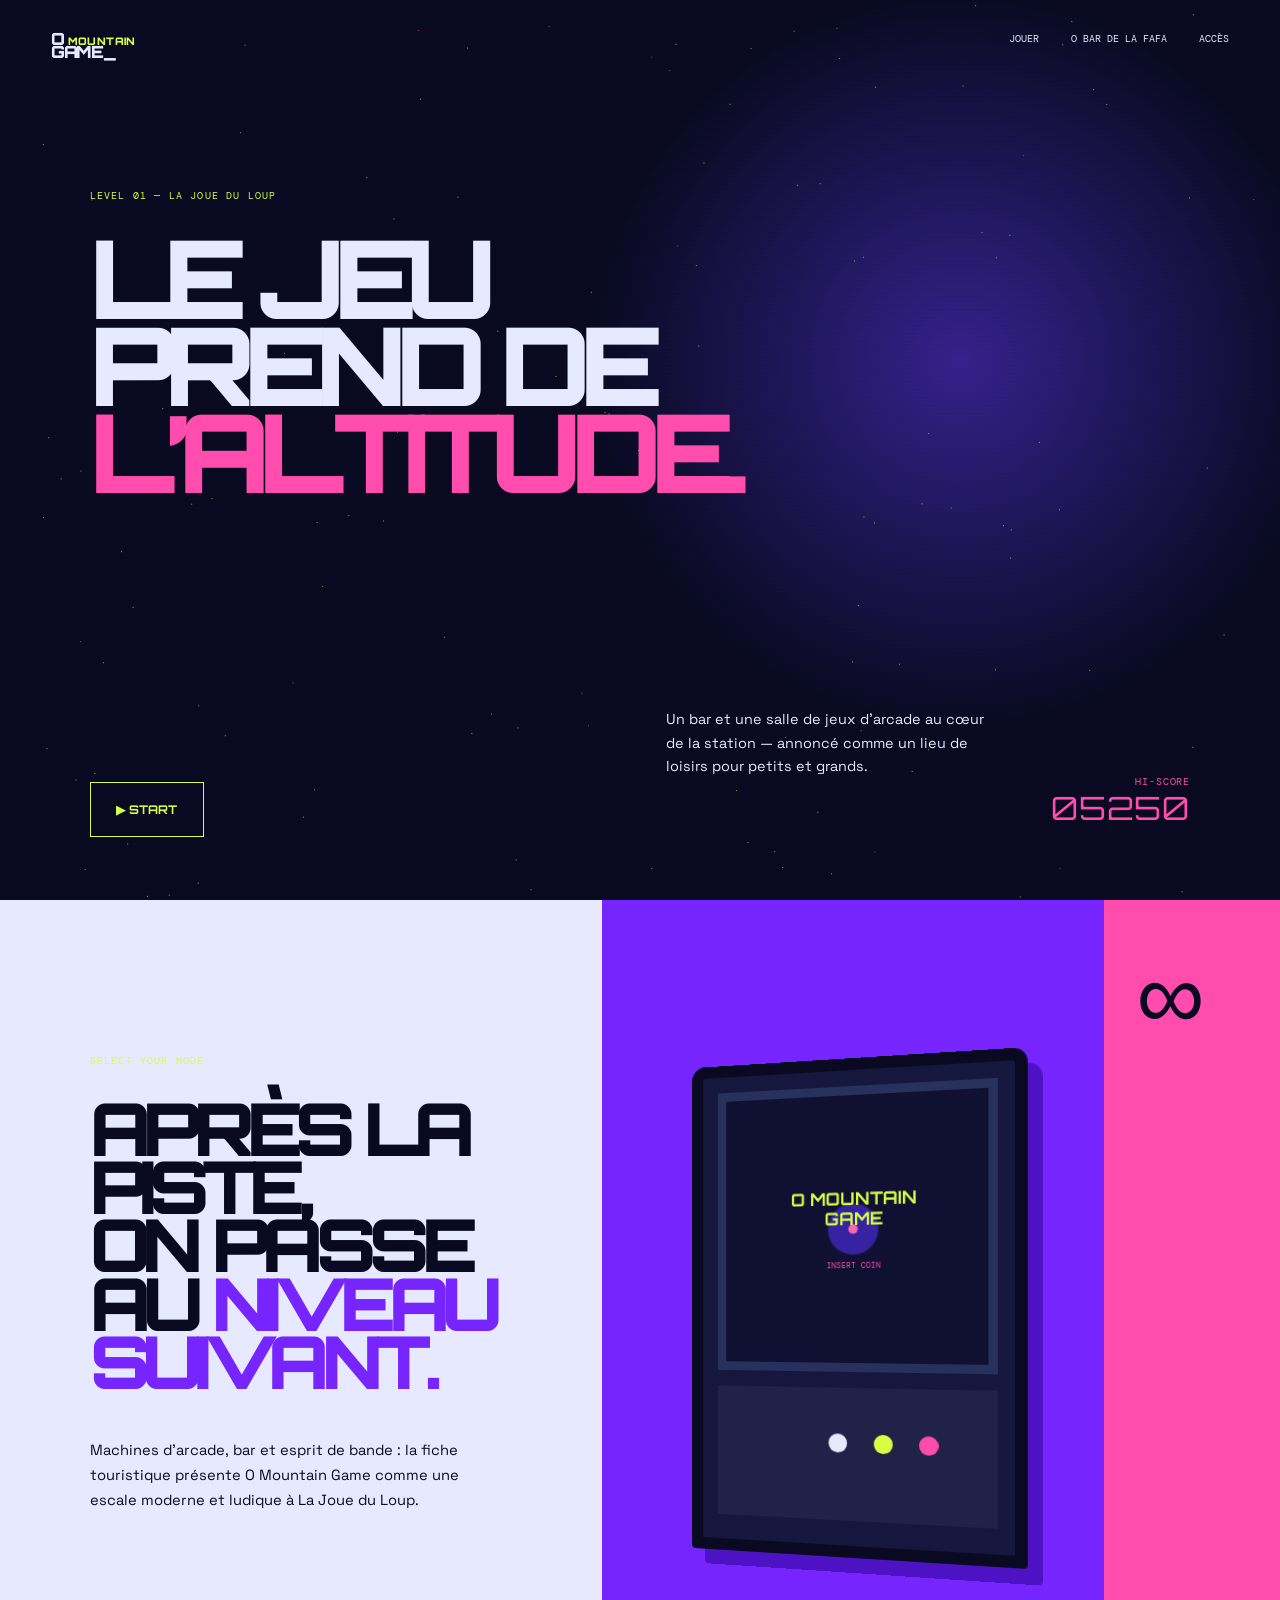
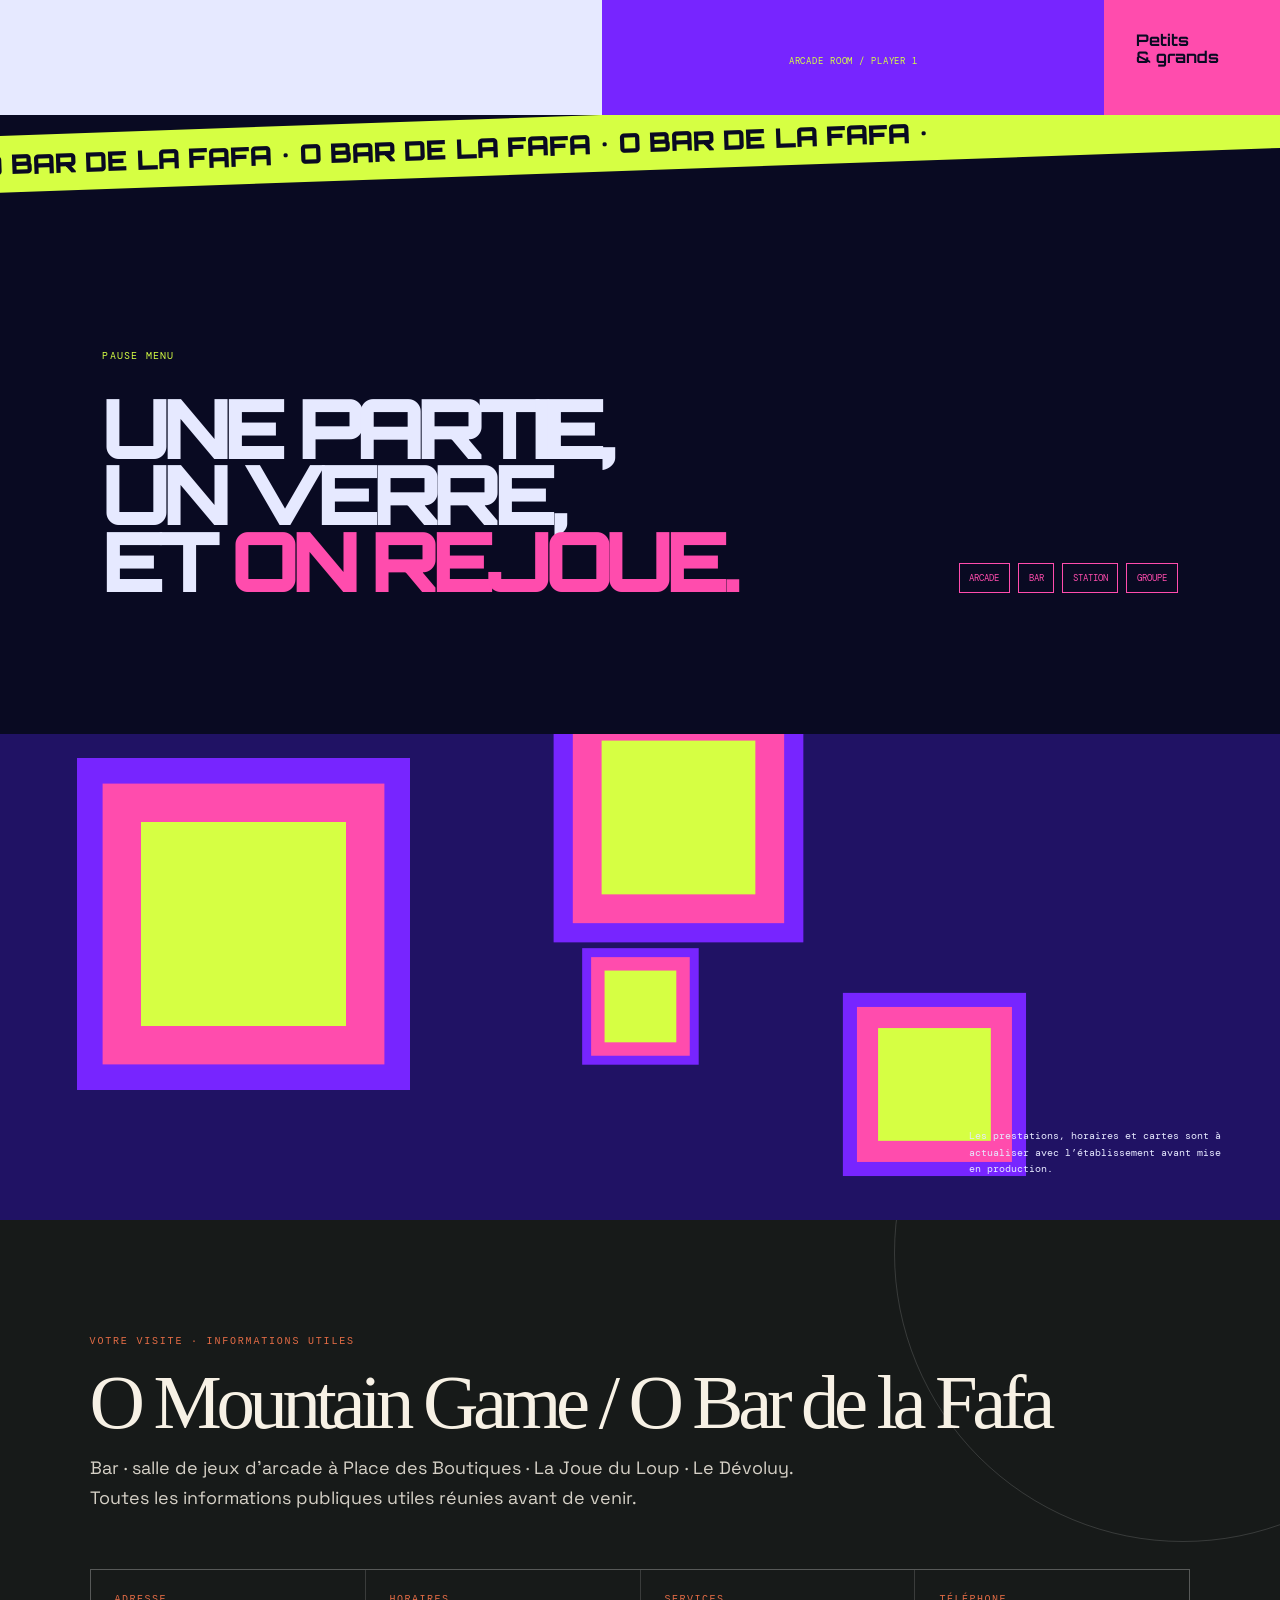
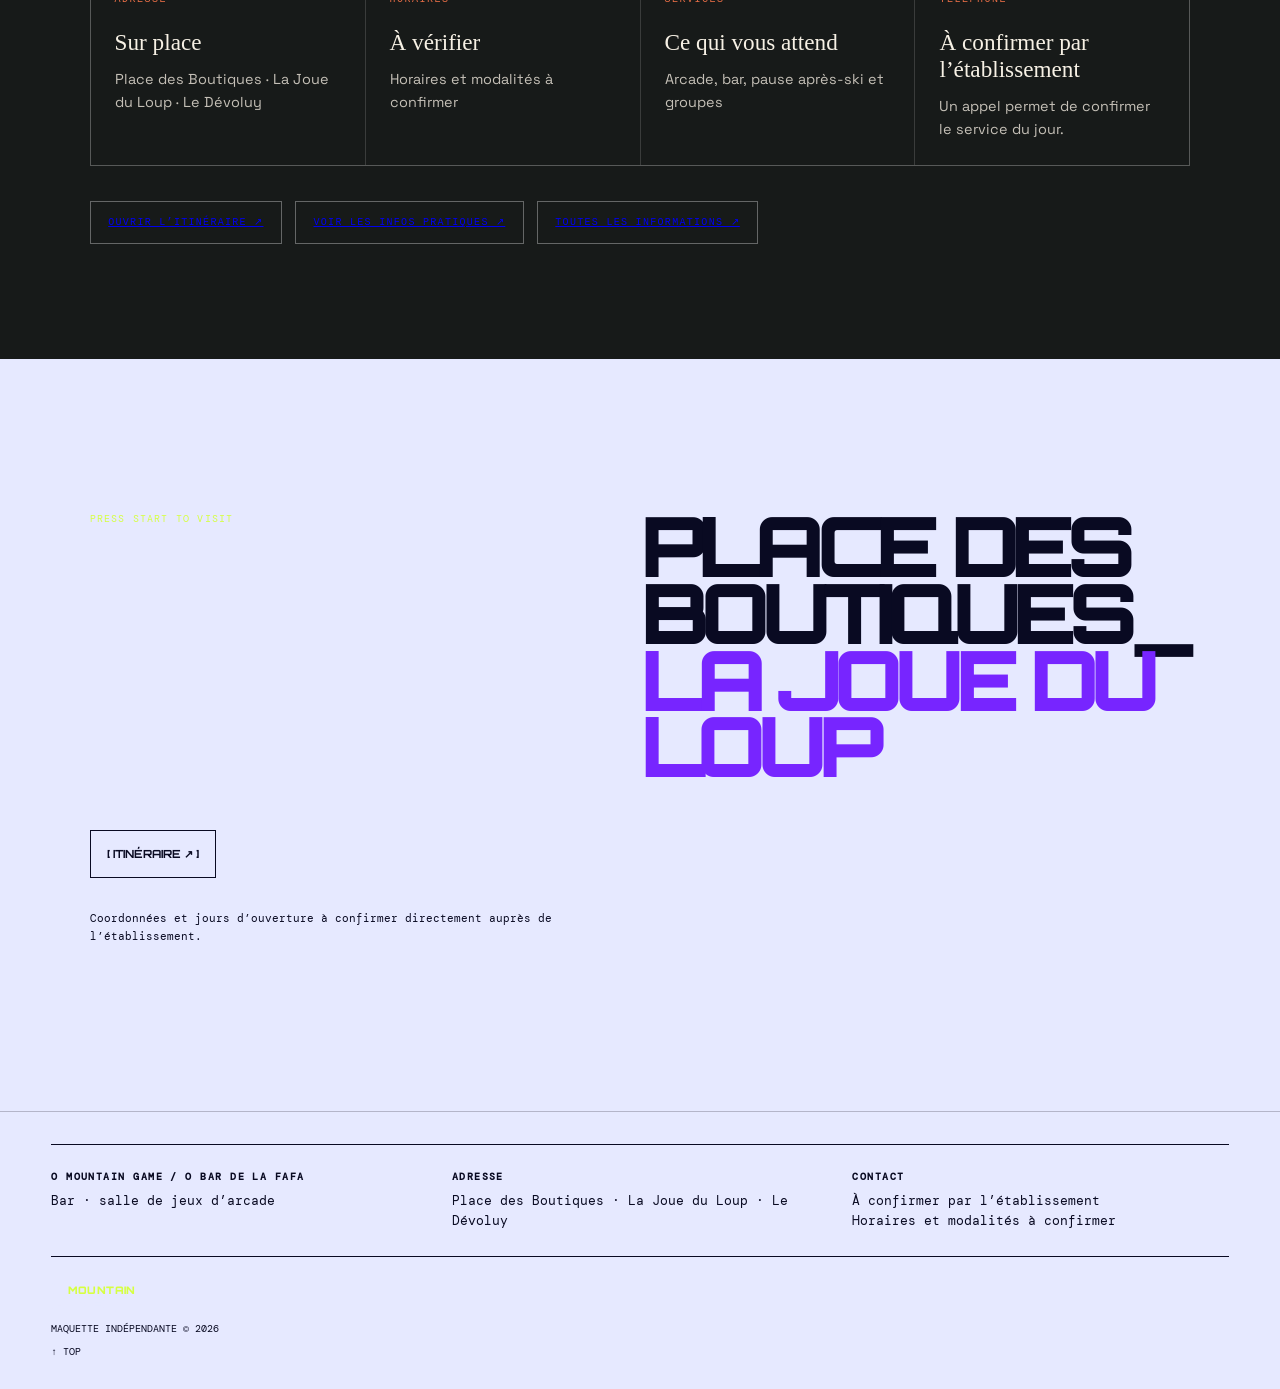
<file: index.html>
<!doctype html>
<html lang="fr">
  <head>
    <meta charset="utf-8" />
    <meta name="viewport" content="width=device-width,initial-scale=1" />
    <meta
      name="description"
      content="Maquette indépendante O Mountain Game, La Joue du Loup."
    />
    <title>O Mountain Game — La Joue du Loup</title>
    <link rel="preconnect" href="https://fonts.googleapis.com" />
    <link rel="preconnect" href="https://fonts.gstatic.com" crossorigin />
    <link
      href="https://fonts.googleapis.com/css2?family=DM+Mono&family=Orbitron:wght@500;700;900&family=Space+Grotesk:wght@400;500;700&display=swap"
      rel="stylesheet"
    />
    <link rel="stylesheet" href="style.css" />
  </head>
  <body>
    <div class="scan"></div>
    <header>
      <a href="#top" class="wordmark">O <span>MOUNTAIN</span><br />GAME_</a
      ><button aria-controls="nav" aria-expanded="false">[ MENU ]</button>
      <nav id="nav">
        <a href="#jouer">Jouer</a><a href="#bar">O Bar de la Fafa</a
        ><a href="#venir">Accès</a>
      </nav>
    </header>
    <main id="top">
      <section class="hero">
        <canvas id="stars" aria-hidden="true"></canvas>
        <p class="level">LEVEL 01 — LA JOUE DU LOUP</p>
        <h1>LE JEU<br />PREND DE<br /><i>L’ALTITUDE.</i></h1>
        <p>
          Un bar et une salle de jeux d’arcade au cœur de la station — annoncé
          comme un lieu de loisirs pour petits et grands.
        </p>
        <a href="#jouer" class="start">▶ START</a>
        <div class="score">HI-SCORE<br /><strong>05250</strong></div>
      </section>
      <section id="jouer" class="grid">
        <article class="copy">
          <p class="level">SELECT YOUR MODE</p>
          <h2>APRÈS LA PISTE,<br />ON PASSE<br />AU <i>NIVEAU SUIVANT.</i></h2>
          <p>
            Machines d’arcade, bar et esprit de bande : la fiche touristique
            présente O Mountain Game comme une escale moderne et ludique à La
            Joue du Loup.
          </p>
        </article>
        <article class="arcade">
          <div class="cabinet">
            <div class="screen">
              <span>O MOUNTAIN<br />GAME</span><b>INSERT COIN</b>
            </div>
            <div class="controls"><i></i><i></i><i></i></div>
          </div>
          <small>ARCADE ROOM / PLAYER 1</small>
        </article>
        <article class="fact">
          <b>∞</b>
          <p>Petits<br />& grands</p>
        </article>
      </section>
      <section id="bar" class="bar">
        <div class="ticker">
          O BAR DE LA FAFA • O BAR DE LA FAFA • O BAR DE LA FAFA •
        </div>
        <div class="bar-content">
          <div>
            <p class="level">PAUSE MENU</p>
            <h2>UNE PARTIE,<br />UN VERRE,<br />ET <i>ON REJOUE.</i></h2>
          </div>
          <div class="chips">
            <span>ARCADE</span><span>BAR</span><span>STATION</span
            ><span>GROUPE</span>
          </div>
        </div>
      </section>
      <section class="pixels">
        <div class="p p1"></div>
        <div class="p p2"></div>
        <div class="p p3"></div>
        <div class="p p4"></div>
        <p>
          Les prestations, horaires et cartes sont à actualiser avec
          l’établissement avant mise en production.
        </p>
      </section>
      <section id="venir" class="contact">
        <p class="level">PRESS START TO VISIT</p>
        <h2>PLACE DES<br />BOUTIQUES_<br /><i>LA JOUE DU LOUP</i></h2>
        <div>
          <a
            href="https://maps.google.com/?q=O+Mountain+Game+La+Joue+du+Loup"
            target="_blank"
            rel="noopener"
            >[ ITINÉRAIRE ↗ ]</a
          >
          <p>
            Coordonnées et jours d’ouverture à confirmer directement auprès de
            l’établissement.
          </p>
        </div>
      </section>
    </main>
    <footer>
      <a href="#top" class="wordmark">O <span>MOUNTAIN</span><br />GAME_</a>
      <p>MAQUETTE INDÉPENDANTE © 2026</p>
      <a href="#top">↑ TOP</a>
    </footer>
    <script src="app.js"></script>
<script src="site-enhance.js"></script>
</body>
</html>
</file>
<file: style.css>
:root {
  --void: #090a22;
  --purple: #7725ff;
  --acid: #d6ff43;
  --pink: #ff4cad;
  --ice: #e6e9ff;
}
* {
  box-sizing: border-box;
}
html {
  scroll-behavior: smooth;
}
body {
  margin: 0;
  background: var(--void);
  color: var(--ice);
  font-family: "Space Grotesk", sans-serif;
  overflow-x: hidden;
}
.scan {
  position: fixed;
  z-index: 8;
  pointer-events: none;
  inset: 0;
  background: repeating-linear-gradient(
    0deg,
    rgba(255, 255, 255, 0.025) 0 1px,
    transparent 1px 4px
  );
  mix-blend-mode: overlay;
}
header {
  display: flex;
  justify-content: space-between;
  align-items: flex-start;
  position: absolute;
  z-index: 2;
  width: 100%;
  padding: 2rem 4vw;
}
.wordmark {
  font:
    900 1.05rem/0.8 Orbitron,
    sans-serif;
  letter-spacing: -0.08em;
  text-decoration: none;
  color: var(--ice);
}
.wordmark span {
  color: var(--acid);
  font-size: 0.65rem;
  letter-spacing: 0.04em;
}
header button {
  display: none;
  background: none;
  border: 0;
  color: var(--acid);
  font:
    0.65rem "DM Mono",
    monospace;
}
nav {
  display: flex;
  gap: 2rem;
}
nav a {
  color: var(--ice);
  font:
    0.65rem "DM Mono",
    monospace;
  text-decoration: none;
  text-transform: uppercase;
}
.hero {
  min-height: 100vh;
  position: relative;
  padding: 21vh 7vw 8vw;
  background:
    radial-gradient(circle at 75% 40%, #34218b, transparent 33%), var(--void);
  overflow: hidden;
}
canvas {
  position: absolute;
  inset: 0;
  width: 100%;
  height: 100%;
  opacity: 0.65;
}
.level {
  font:
    0.62rem "DM Mono",
    monospace;
  letter-spacing: 0.12em;
  color: var(--acid);
  margin: 0 0 2rem;
  position: relative;
  z-index: 1;
}
.hero h1,
.grid h2,
.bar h2,
.contact h2 {
  font:
    900 clamp(3.6rem, 8.5vw, 9.5rem)/0.8 Orbitron,
    sans-serif;
  letter-spacing: -0.1em;
  margin: 0;
  position: relative;
  z-index: 1;
}
.hero h1 i,
.grid h2 i,
.bar h2 i,
.contact h2 i {
  color: var(--pink);
  font-style: normal;
}
.hero > p:not(.level) {
  max-width: 330px;
  line-height: 1.6;
  font-size: 0.9rem;
  position: absolute;
  bottom: 12vh;
  left: 52%;
  z-index: 1;
}
.start {
  position: absolute;
  bottom: 7vh;
  left: 7vw;
  border: 1px solid var(--acid);
  padding: 1.2rem 1.6rem;
  color: var(--acid);
  text-decoration: none;
  font:
    700 0.75rem Orbitron,
    sans-serif;
  z-index: 1;
  transition: 0.2s;
}
.start:hover {
  background: var(--acid);
  color: var(--void);
  box-shadow: 0 0 22px var(--acid);
}
.score {
  position: absolute;
  bottom: 8vh;
  right: 7vw;
  text-align: right;
  color: var(--pink);
  font:
    0.6rem "DM Mono",
    monospace;
  letter-spacing: 0.1em;
  z-index: 1;
}
.score strong {
  font:
    2rem Orbitron,
    sans-serif;
}
.grid {
  background: var(--ice);
  color: var(--void);
  display: grid;
  grid-template-columns: 1.2fr 1fr 0.35fr;
  min-height: 760px;
}
.copy {
  padding: 12vw 7vw;
}
.grid h2 {
  font-size: clamp(3rem, 5.7vw, 6.5rem);
}
.grid h2 i {
  color: var(--purple);
}
.copy > p:last-child {
  max-width: 370px;
  font-size: 0.92rem;
  line-height: 1.7;
  margin: 3rem 0;
}
.arcade {
  background: var(--purple);
  display: flex;
  flex-direction: column;
  align-items: center;
  justify-content: center;
  padding: 2rem;
  position: relative;
  overflow: hidden;
}
.cabinet {
  width: min(27vw, 340px);
  height: min(40vw, 500px);
  border: 12px solid var(--void);
  border-radius: 14px 14px 4px 4px;
  background: #15173e;
  box-shadow: 14px 15px 0 #4e12c5;
  transform: perspective(700px) rotateY(-10deg);
}
.screen {
  height: 60%;
  background: radial-gradient(
    circle,
    #fc67af 0 2%,
    #3722a2 3% 13%,
    #101132 14%
  );
  border: 9px solid #28305c;
  margin: 16px;
  display: flex;
  align-items: center;
  justify-content: center;
  flex-direction: column;
  text-align: center;
  color: var(--acid);
  font:
    700 1.1rem Orbitron,
    sans-serif;
  line-height: 1.15;
}
.screen b {
  font:
    0.48rem "DM Mono",
    monospace;
  color: var(--pink);
  margin-top: 2rem;
  animation: blink 1s infinite;
}
.controls {
  height: 28%;
  background: #202248;
  margin: 0 16px;
  position: relative;
}
.controls i {
  width: 19px;
  height: 19px;
  border-radius: 50%;
  background: var(--pink);
  display: block;
  position: absolute;
  top: 35%;
  right: 20%;
}
.controls i:nth-child(2) {
  right: 36%;
  background: var(--acid);
}
.controls i:nth-child(3) {
  right: 52%;
  background: var(--ice);
}
.arcade small {
  position: absolute;
  bottom: 3rem;
  font:
    0.55rem "DM Mono",
    monospace;
  color: var(--acid);
  letter-spacing: 0.1em;
}
.fact {
  background: var(--pink);
  padding: 2rem;
  display: flex;
  flex-direction: column;
  justify-content: space-between;
}
.fact b {
  font:
    6rem Orbitron,
    sans-serif;
}
.fact p {
  font:
    700 1rem Orbitron,
    sans-serif;
  line-height: 1.1;
}
.bar {
  background: var(--void);
  color: var(--ice);
  overflow: hidden;
}
.ticker {
  white-space: nowrap;
  background: var(--acid);
  color: var(--void);
  font:
    900 1.6rem Orbitron,
    sans-serif;
  padding: 0.7rem;
  transform: rotate(-2deg) scale(1.05);
}
.bar-content {
  display: flex;
  justify-content: space-between;
  align-items: end;
  padding: 14vw 8vw 11vw;
}
.bar h2 {
  font-size: clamp(3rem, 6.5vw, 7.5rem);
}
.chips {
  display: flex;
  max-width: 220px;
  flex-wrap: wrap;
  gap: 0.5rem;
}
.chips span {
  border: 1px solid var(--pink);
  color: var(--pink);
  padding: 0.5rem 0.6rem;
  font:
    0.57rem "DM Mono",
    monospace;
}
.pixels {
  height: 38vw;
  min-height: 380px;
  position: relative;
  background: #201264;
  overflow: hidden;
}
.pixels .p {
  position: absolute;
  background: var(--acid);
  width: 16vw;
  height: 16vw;
  box-shadow:
    0 0 0 3vw var(--pink),
    0 0 0 5vw var(--purple);
}
.p1 {
  left: 11%;
  top: 18%;
}
.p2 {
  right: 19%;
  bottom: 7%;
  transform: scale(0.55);
}
.p3 {
  right: 39%;
  top: -4%;
  transform: scale(0.75);
}
.p4 {
  left: 42%;
  bottom: 23%;
  transform: scale(0.35);
}
.pixels p {
  position: absolute;
  bottom: 2rem;
  right: 4vw;
  max-width: 260px;
  color: var(--ice);
  font:
    0.65rem "DM Mono",
    monospace;
  line-height: 1.6;
}
.contact {
  padding: 12vw 7vw;
  background: var(--ice);
  color: var(--void);
  display: grid;
  grid-template-columns: 1.4fr 0.6fr;
  gap: 4vw;
}
.contact h2 {
  font-size: clamp(3.2rem, 6.5vw, 7rem);
}
.contact h2 i {
  color: var(--purple);
}
.contact div {
  align-self: end;
}
.contact a {
  font:
    700 0.7rem Orbitron,
    sans-serif;
  color: var(--void);
  text-decoration: none;
  border: 1px solid var(--void);
  padding: 1rem;
  display: inline-block;
}
.contact div p {
  font:
    0.7rem "DM Mono",
    monospace;
  line-height: 1.6;
  margin-top: 2rem;
}
footer {
  background: var(--ice);
  color: var(--void);
  padding: 2rem 4vw;
  border-top: 1px solid #b4b5c9;
  display: flex;
  justify-content: space-between;
  font:
    0.6rem "DM Mono",
    monospace;
}
footer > a:last-child {
  color: inherit;
  text-decoration: none;
}
@keyframes blink {
  50% {
    opacity: 0;
  }
}
@media (max-width: 700px) {
  header {
    padding: 1.5rem 6vw;
  }
  header button {
    display: block;
  }
  nav {
    display: none;
  }
  nav.open {
    display: flex;
    position: absolute;
    top: 0;
    right: 0;
    background: var(--purple);
    padding: 4rem 2rem 2rem;
    flex-direction: column;
  }
  .hero {
    padding: 20vh 7vw 7vw;
  }
  .hero h1 {
    font-size: 3.7rem;
  }
  .hero > p:not(.level) {
    position: relative;
    bottom: auto;
    left: auto;
    margin-top: 6vh;
  }
  .start {
    bottom: 8vh;
  }
  .score {
    bottom: 8vh;
    right: 7vw;
  }
  .grid {
    display: block;
  }
  .copy {
    padding: 20vw 7vw;
  }
  .grid h2 {
    font-size: 3rem;
  }
  .arcade {
    height: 130vw;
  }
  .cabinet {
    width: 58vw;
    height: 86vw;
  }
  .fact {
    height: 30vw;
    display: block;
  }
  .fact b {
    font-size: 3rem;
  }
  .fact p {
    margin: 0;
  }
  .bar-content {
    display: block;
    padding: 18vw 7vw;
  }
  .bar h2 {
    font-size: 3rem;
  }
  .chips {
    margin-top: 4rem;
  }
  .pixels {
    height: 70vw;
    min-height: 320px;
  }
  .contact {
    display: block;
    padding: 18vw 7vw;
  }
  .contact h2 {
    font-size: 3rem;
  }
  .contact div {
    margin-top: 13vw;
  }
  footer {
    display: block;
    padding: 7vw;
  }
  footer p {
    margin: 1.5rem 0;
  }
}
main > section {
  animation: arcade-flicker 0.9s cubic-bezier(0.2, 0.75, 0.2, 1) both;
}
main > section:nth-child(2) {
  animation-delay: 0.1s;
}
main > section:nth-child(3) {
  animation-delay: 0.2s;
}
main > section:nth-child(4) {
  animation-delay: 0.3s;
}
a,
button {
  transition:
    transform 0.25s ease,
    opacity 0.25s ease;
}
a:hover,
button:hover {
  transform: translateY(-2px);
}
@keyframes arcade-flicker {
  from {
    opacity: 0;
    transform: translateY(28px);
  }
  to {
    opacity: 1;
    transform: none;
  }
}
@media (prefers-reduced-motion: reduce) {
  main > section {
    animation: none !important;
  }
  a,
  button {
    transition: none;
  }
}
/* Scroll-driven reveal pattern adapted from https://codepen.io/oscar-jite/pen/qBzwOVq and the IntersectionObserver API. */
@supports (animation-timeline: view()) {
  main > section {
    animation-timeline: view(block);
    animation-range: entry 0% cover 34%;
    animation-iteration-count: 1;
  }
}
.site-details {
  position: relative;
  z-index: 2;
  padding: clamp(4.5rem, 9vw, 10rem) clamp(1.25rem, 7vw, 7rem);
  background: #171a19;
  color: #f7f1e5;
  overflow: hidden;
}
.site-details:before {
  content: "";
  position: absolute;
  width: 45vw;
  height: 45vw;
  border: 1px solid #ffffff25;
  border-radius: 50%;
  right: -15vw;
  top: -20vw;
  animation: details-orbit 18s linear infinite;
}
.site-details-inner {
  position: relative;
  max-width: 1200px;
  margin: auto;
}
.site-details-kicker {
  font:
    10px/1.2 ui-monospace,
    monospace;
  letter-spacing: 0.18em;
  text-transform: uppercase;
  color: var(--accent, #e16b45);
  margin: 0 0 1.5rem;
}
.site-details h2 {
  font:
    clamp(2.8rem, 6vw, 7rem)/0.82 Georgia,
    serif;
  letter-spacing: -0.07em;
  margin: 0 0 1rem;
}
.site-details h2 em {
  font-style: italic;
  color: var(--accent, #e16b45);
}
.site-details-intro {
  font-size: clamp(1rem, 1.4vw, 1.3rem);
  line-height: 1.7;
  max-width: 720px;
  color: #d5d0c6;
}
.site-details-grid {
  display: grid;
  grid-template-columns: repeat(4, 1fr);
  gap: 1px;
  margin-top: 3.5rem;
  border: 1px solid #ffffff26;
  background: #ffffff26;
}
.site-details-card {
  min-height: 185px;
  padding: 1.5rem;
  background: #171a19;
}
.site-details-card small {
  display: block;
  font:
    10px ui-monospace,
    monospace;
  letter-spacing: 0.15em;
  text-transform: uppercase;
  color: var(--accent, #e16b45);
  margin-bottom: 1.5rem;
}
.site-details-card strong {
  display: block;
  font:
    1.45rem Georgia,
    serif;
  margin-bottom: 0.7rem;
}
.site-details-card p {
  margin: 0;
  color: #c5c0b7;
  line-height: 1.6;
  font-size: 0.9rem;
}
.site-details-card a {
  text-decoration: underline;
  text-underline-offset: 4px;
}
.site-details-actions {
  display: flex;
  flex-wrap: wrap;
  gap: 0.8rem;
  margin-top: 2.2rem;
}
.site-details-actions a {
  display: inline-flex;
  padding: 0.9rem 1.1rem;
  border: 1px solid #ffffff55;
  font:
    10px ui-monospace,
    monospace;
  letter-spacing: 0.13em;
  text-transform: uppercase;
  transition:
    transform 0.25s,
    background 0.25s;
}
.site-details-actions a:hover {
  background: var(--accent, #e16b45);
  transform: translateY(-3px);
}
footer {
  position: relative;
  display: block;
}
.footer-local {
  display: grid;
  grid-template-columns: 1fr 1fr 1fr;
  gap: 1.5rem;
  width: 100%;
  padding: 1.5rem 0;
  border-top: 1px solid currentColor;
  border-bottom: 1px solid currentColor;
  margin-bottom: 1.5rem;
  font-size: 0.8rem;
  line-height: 1.6;
}
.footer-local strong {
  display: block;
  font-size: 0.65rem;
  letter-spacing: 0.14em;
  text-transform: uppercase;
  margin-bottom: 0.35rem;
}
.footer-local a {
  text-decoration: underline;
  text-underline-offset: 3px;
}
@keyframes details-orbit {
  to {
    transform: rotate(360deg);
  }
}
@media (max-width: 800px) {
  .site-details-grid {
    grid-template-columns: 1fr 1fr;
  }
  .site-details-card {
    min-height: 155px;
  }
  .footer-local {
    grid-template-columns: 1fr;
  }
  .site-details {
    padding: 4.5rem 7vw;
  }
}
@media (max-width: 520px) {
  .site-details-grid {
    grid-template-columns: 1fr;
  }
  .site-details-card {
    min-height: 0;
  }
  .site-details h2 {
    font-size: 14vw;
  }
}
@media (prefers-reduced-motion: reduce) {
  .site-details:before {
    animation: none;
  }
  .site-details-actions a {
    transition: none;
  }
}
</file>
